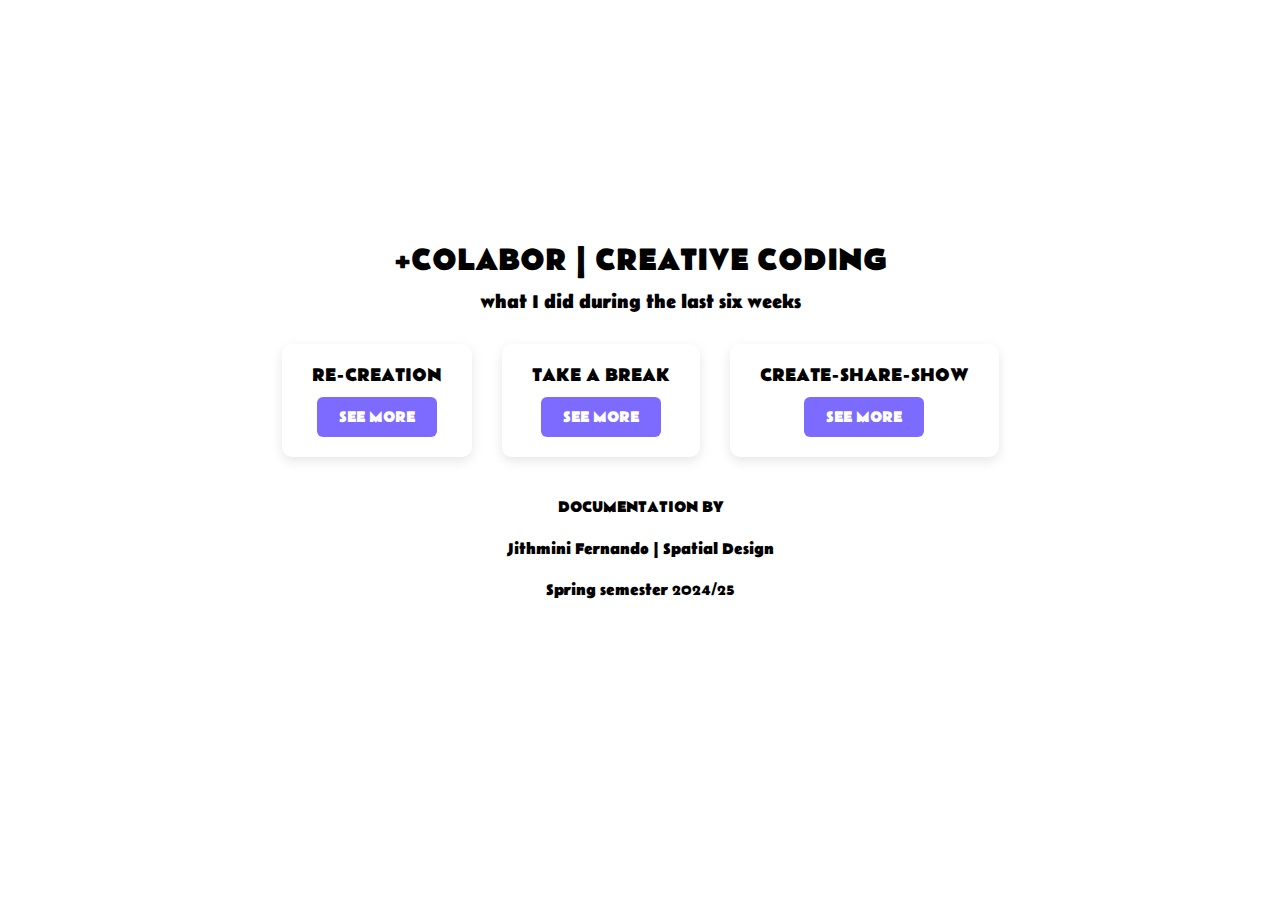
<file: index.html>
<!DOCTYPE html>
<html lang="en">
<head>
    <head>
        <!-- other head content -->
        <link href="https://fonts.googleapis.com/css2?family=Belanosima&display=swap" rel="stylesheet">
      </head>
      
 <meta charset="UTF-8" />
  <meta name="viewport" content="width=device-width, initial-scale=1.0"/>
  <title>Project Categories</title>
  <link rel="stylesheet" href="style.css" />

  <body>
    <div class="center-container">
      <h1>+COLABOR | CREATIVE CODING</h1>
      <h2>what I did during the last six weeks</h2>
  
      <div class="sprint-categories">
        <div class="sprint-card">
          <h3>RE-CREATION</h3>
          <a href="sprint1/index.html">SEE MORE</a>
        </div>
        <div class="sprint-card">
          <h3>TAKE A BREAK</h3>
          <a href="sprint2/index.html">SEE MORE</a>
        </div>
        <div class="sprint-card">
          <h3>CREATE-SHARE-SHOW</h3>
          <a href="sprint3/index.html">SEE MORE</a>
        </div>

      </div>
      <div class="center-container">
        <h4>DOCUMENTATION BY</h4>
         <h4>Jithmini Fernando | Spatial Design</h4>
         <h4>Spring semester 2024/25</h4>
       </div>
    </div>
  </body>
</file>
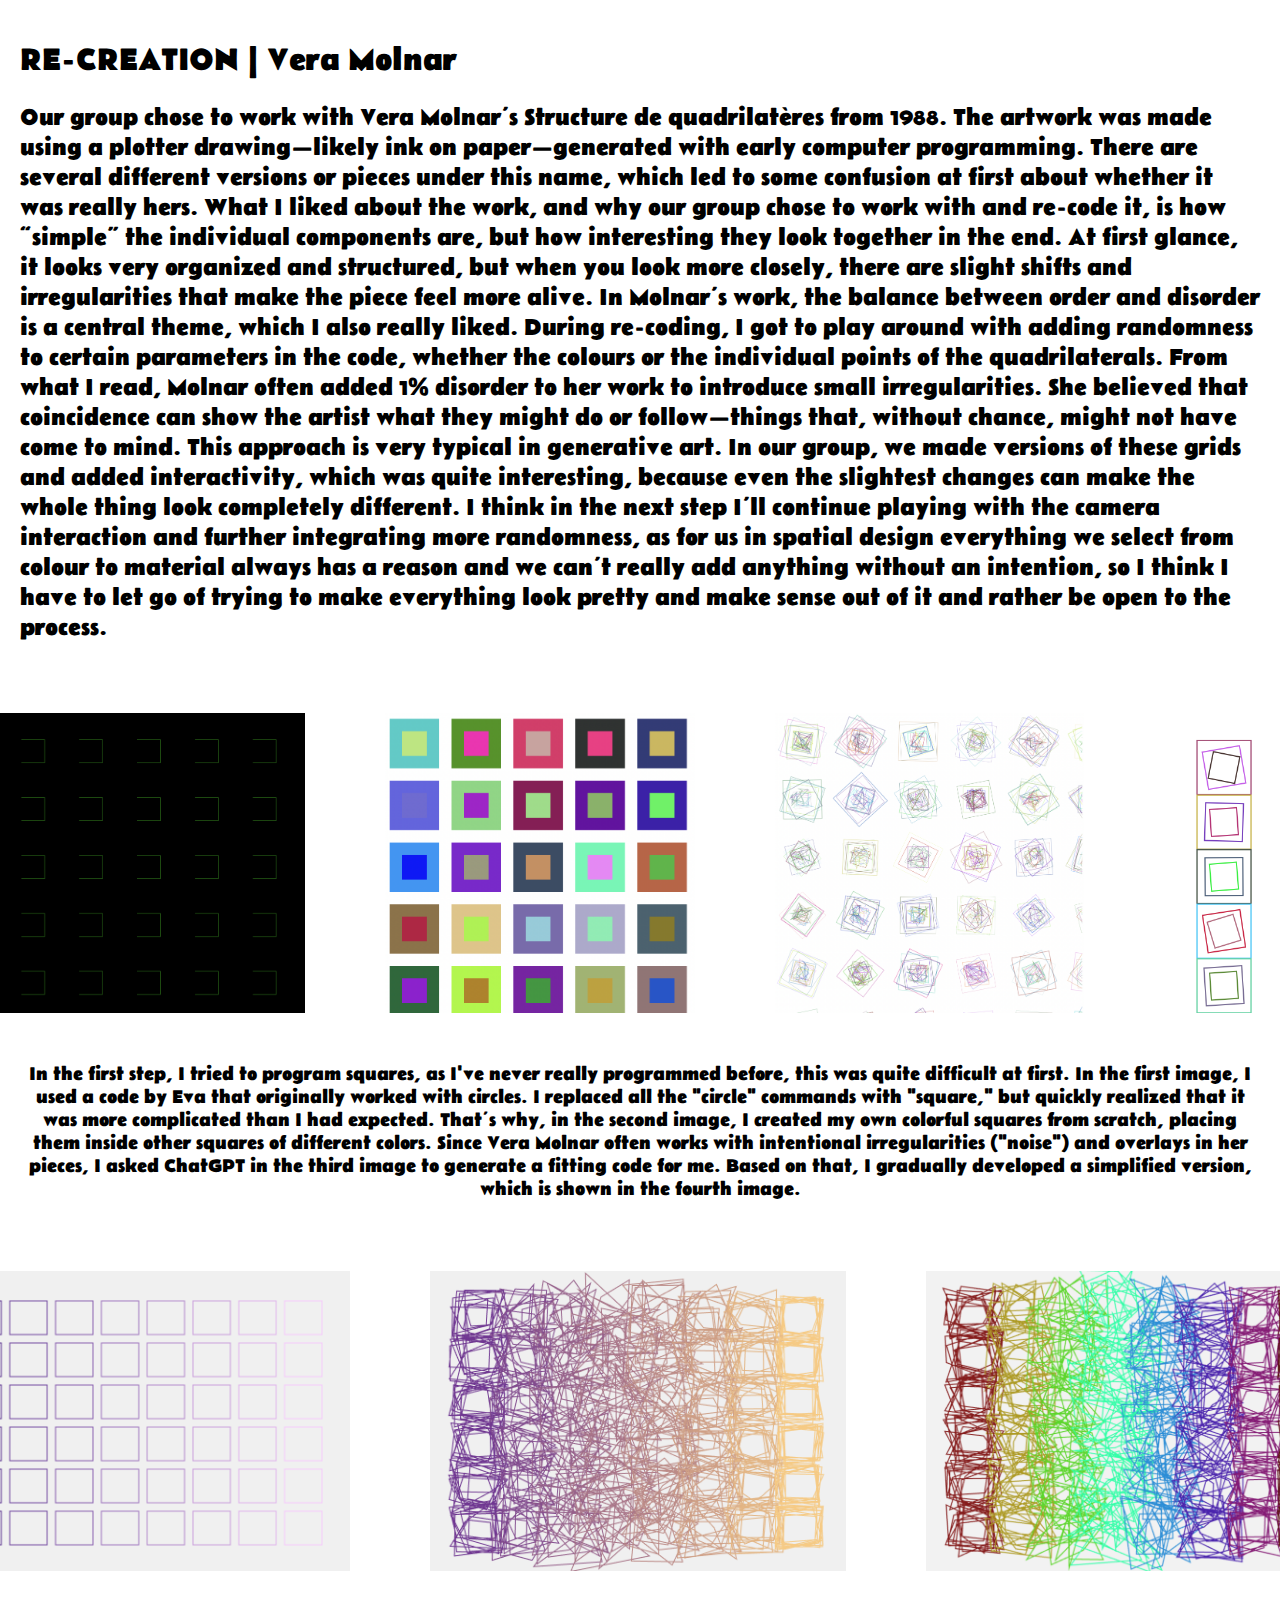
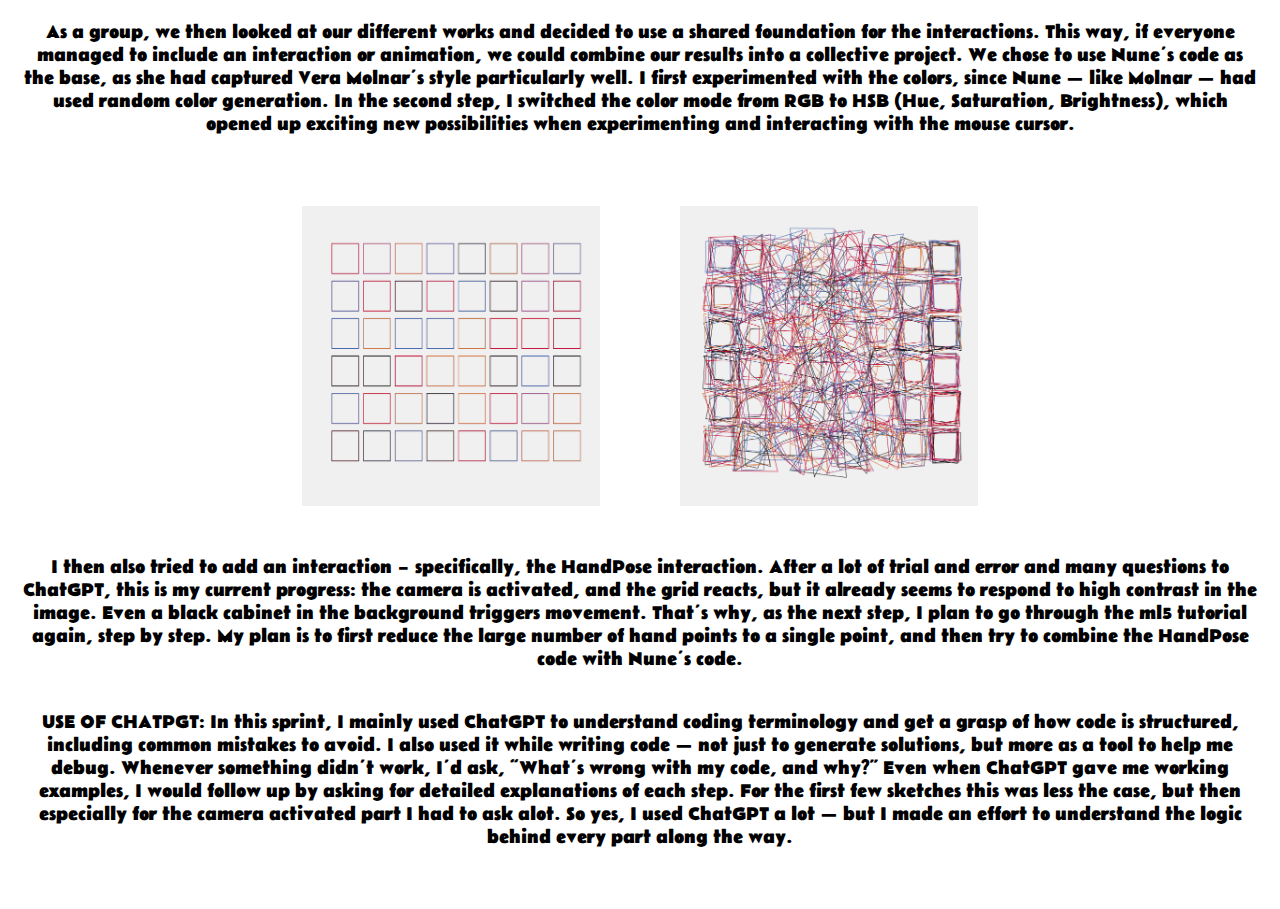
<file: sprint1/index.html>
<!DOCTYPE html>
<html lang="en">
<head>
 <head>
    <!-- other head content -->
    <link href="https://fonts.googleapis.com/css2?family=Belanosima&display=swap" rel="stylesheet">
  </head>
  <meta charset="utf-8" />
  <title>9 Image Grid</title>
  <link rel="stylesheet" href="style.css" />
</head>
<body>
  <h1>RE-CREATION | Vera Molnar</h1>
  <h2>Our group chose to work with Vera Molnar’s Structure de quadrilatères from 1988. The artwork was made using a plotter drawing—likely ink on paper—generated with early computer programming. There are several different versions or pieces under this name, which led to some confusion at first about whether it was really hers.
    What I liked about the work, and why our group chose to work with and re-code it, is how “simple” the individual components are, but how interesting they look together in the end. At first glance, it looks very organized and structured, but when you look more closely, there are slight shifts and irregularities that make the piece feel more alive.
    In Molnar’s work, the balance between order and disorder is a central theme, which I also really liked. During re-coding, I got to play around with adding randomness to certain parameters in the code, whether the colours or the individual points of the quadrilaterals. From what I read, Molnar often added 1% disorder to her work to introduce small irregularities. She believed that coincidence can show the artist what they might do or follow—things that, without chance, might not have come to mind. This approach is very typical in generative art.
    In our group, we made versions of these grids and added interactivity, which was quite interesting, because even the slightest changes can make the whole thing look completely different.  I think in the next step I’ll continue playing with the camera interaction and further integrating more randomness, as for us in spatial design everything we select from colour to material always has a reason and we can’t really add anything without an intention, so I think I have to let go of trying to make everything look pretty and make sense out of it and rather be open to the process.
    </h2>

    <div class="row">
      <img src="images/image1.png" alt="Image 1" />
      <img src="images/image2.png" alt="Image 2" />
      <img src="images/image3.png" alt="Image 3" />
      <img src="images/image4.png" alt="Image 4" />
    </div>
    <h3>In the first step, I tried to program squares, as I've never really programmed before, this was quite difficult at first.
      In the first image, I used a code by Eva that originally worked with circles. I replaced all the "circle" commands with "square," but quickly realized that it was more complicated than I had expected.
      That’s why, in the second image, I created my own colorful squares from scratch, placing them inside other squares of different colors.
      Since Vera Molnar often works with intentional irregularities ("noise") and overlays in her pieces, I asked ChatGPT in the third image to generate a fitting code for me.
      Based on that, I gradually developed a simplified version, which is shown in the fourth image.</h3>
    
    <div class="row">
      <img src="images/image5.png" alt="Image 5" />
      <img src="images/image6.png" alt="Image 6" />
      <img src="images/image7.png" alt="Image 7" />
    </div>
    <h3> As a group, we then looked at our different works and decided to use a shared foundation for the interactions.
      This way, if everyone managed to include an interaction or animation, we could combine our results into a collective project.
      
      We chose to use Nune’s code as the base, as she had captured Vera Molnar’s style particularly well.
      I first experimented with the colors, since Nune — like Molnar — had used random color generation.
      In the second step, I switched the color mode from RGB to HSB (Hue, Saturation, Brightness), which opened up exciting new possibilities when experimenting and interacting with the mouse cursor.</h3>
    
    <div class="row">
      <img src="images/image8.png" alt="Image 8" />
      <img src="images/image9.png" alt="Image 9" />
    </div>
    <h3>I then also tried to add an interaction – specifically, the HandPose interaction.
      After a lot of trial and error and many questions to ChatGPT, this is my current progress: the camera is activated, and the grid reacts, but it already seems to respond to high contrast in the image. Even a black cabinet in the background triggers movement.
      
      That’s why, as the next step, I plan to go through the ml5 tutorial again, step by step.
      My plan is to first reduce the large number of hand points to a single point, and then try to combine the HandPose code with Nune’s code.</h3>
    
<h3>USE OF CHATPGT: In this sprint, I mainly used ChatGPT to understand coding terminology and get a grasp of how code is structured, including common mistakes to avoid.
  I also used it while writing code — not just to generate solutions, but more as a tool to help me debug. Whenever something didn’t work, I’d ask, “What’s wrong with my code, and why?”
  Even when ChatGPT gave me working examples, I would follow up by asking for detailed explanations of each step. For the first few sketches this was less the case, but then especially for the camera activated part I had to ask alot.
  So yes, I used ChatGPT a lot — but I made an effort to understand the logic behind every part along the way.
  
  </h3>
</body>
</html>
</file>
<file: style.css>
body {
  font-family: 'Belanosima', sans-serif;
  margin: 0;
  padding: 0;
  background-color: #fff;
  height: 100vh;
  display: flex;
  flex-direction: column;
  justify-content: center; /* vertically center */
  align-items: center;     /* horizontally center */
  text-align: center;
}

.center-container {
  margin-bottom: 40px; /* spacing between sections */
}

h1 {
  font-size: 2em;
  margin-bottom: 10px;
}

h2 {
  font-size: 1.2em;
  margin-top: 0;
  margin-bottom: 30px;
}

.sprint-categories {
  display: flex;
  justify-content: center;
  gap: 30px;
  flex-wrap: wrap;
  margin-bottom: 40px; /* spacing from footer */
}

.sprint-card {
  background-color: white;
  padding: 20px 30px;
  border-radius: 10px;
  box-shadow: 0 4px 12px rgba(0, 0, 0, 0.1);
  transition: transform 0.3s ease;
}

.sprint-card:hover {
  transform: scale(1.05);
}

.sprint-card h3 {
  margin: 0 0 10px 0;
}

.sprint-card a {
  display: inline-block;
  width: 120px; /* adjust as needed */
  text-align: center;
  padding: 10px 0;
  background-color: #7d6bff;
  color: white;
  text-decoration: none;
  border-radius: 6px;
  font-weight: bold;
}



.footer {
  text-align: center;
  margin-top: 20px;
}

.footer h4 {
  margin: 5px 0;
}
</file>
<file: sprint1/style.css>
body {
  margin: 0;
  font-family: 'Belanosima', bold;
  padding: 20px;
}

h2 {
  margin-bottom: 40px;
}
h3 {
  text-align: center;
  margin-bottom: 40px;
}

img {
  width: 700px;
  height: auto;
  margin: 30px;
}


.row {
  display: flex;
  justify-content: center;
  gap: 20px;
  margin-bottom: 20px;
}


.row img {
  height: 300px; /* All images will now be the same height */
  width: auto;
  object-fit: cover;
}


.gallery {
  display: flex;
  flex-wrap: wrap;
  justify-content: center;
  gap: 20px;
  padding: 40px;
}

.card {
  width: 250px;
  border: 1px solid #ccc;
  padding: 15px;
  background: #f9f9f9;
  border-radius: 10px;
  text-align: center;
  box-shadow: 0 4px 8px rgba(0,0,0,0.1);
}

.card img {
  width: 100%;
  height: auto;
  border-radius: 6px;
}
</file>
